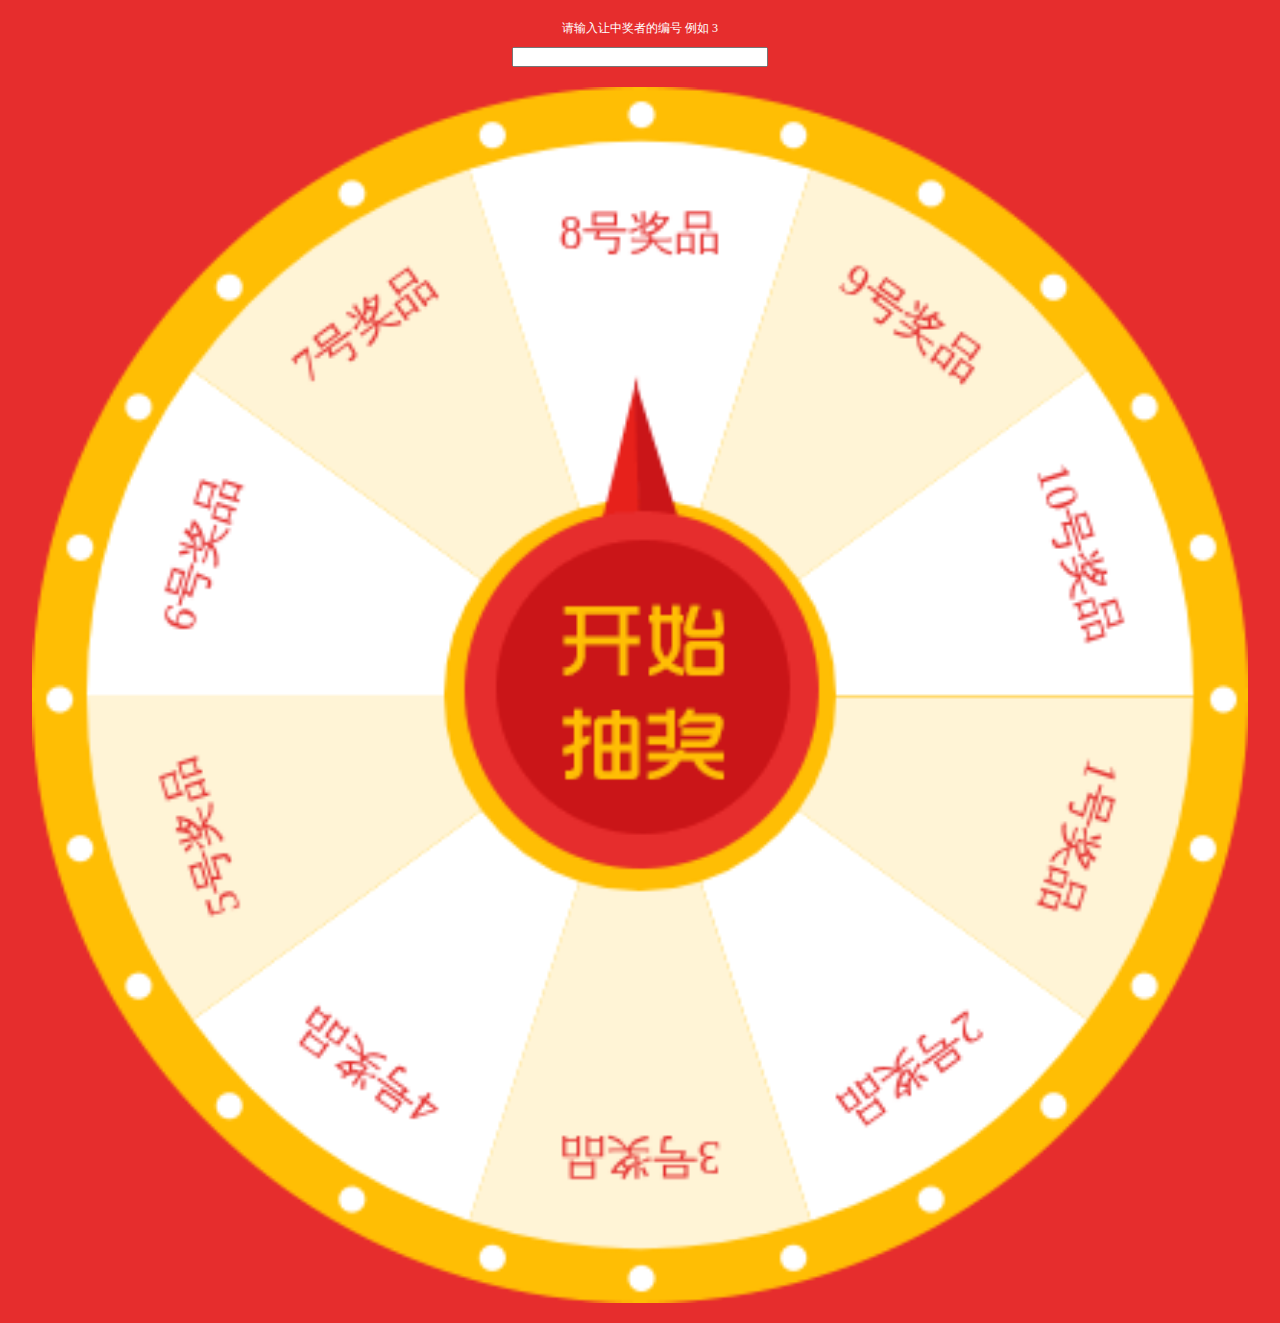
<file: Lottery/index.html>
<!DOCTYPE>
<html>
<head>
<meta http-equiv="Content-Type" content="text/html; charset=utf-8" />
<meta http-equiv="X-UA-Compatible" content="IE=edge">
<meta name="viewport" content="width=device-width, initial-scale=1.0">
<title>大转盘活动</title>
<link href="style.css" rel="stylesheet" type="text/css">
<script type="text/javascript" src="js/jquery-1.10.2.js"></script>
<script type="text/javascript" src="js/awardRotate.js"></script>
<script type="text/javascript">
var turnplate={
		restaraunts:[],				//大转盘奖品名称
		colors:[],					//大转盘奖品区块对应背景颜色
		outsideRadius:192,			//大转盘外圆的半径
		textRadius:155,				//大转盘奖品位置距离圆心的距离
		insideRadius:68,			//大转盘内圆的半径
		startAngle:0,				//开始角度
		
		bRotate:false				//false:停止;ture:旋转
};

$(document).ready(function(){
	//动态添加大转盘的奖品与奖品区域背景颜色
	//turnplate.restaraunts = ["50M免费流量包", "10闪币", "谢谢参与", "5闪币", "10M免费流量包", "20M免费流量包", "20闪币 ", "30M免费流量包", "100M免费流量包", "2闪币"];
	turnplate.restaraunts = ["1号奖品", "2号奖品", "3号奖品", "4号奖品", "5号奖品", "6号奖品", "7号奖品 ", "8号奖品", "9号奖品", "10号奖品"];
	turnplate.colors = ["#FFF4D6", "#FFFFFF", "#FFF4D6", "#FFFFFF","#FFF4D6", "#FFFFFF", "#FFF4D6", "#FFFFFF","#FFF4D6", "#FFFFFF"];

	
	var rotateTimeOut = function (){
		$('#wheelcanvas').rotate({
			angle:0,
			animateTo:2160,
			duration:8000,
			callback:function (){
				alert('网络超时，请检查您的网络设置！');
			}
		});
	};

	//旋转转盘 item:奖品位置; txt：提示语;
	var rotateFn = function (item, txt){
		var angles = item * (360 / turnplate.restaraunts.length) - (360 / (turnplate.restaraunts.length*2));
		if(angles<270){
			angles = 270 - angles; 
		}else{
			angles = 360 - angles + 270;
		}
		$('#wheelcanvas').stopRotate();
		$('#wheelcanvas').rotate({
			angle:0,
			animateTo:angles+1800,
			duration:8000,
			callback:function (){
				alert("恭喜您中了"+txt);
				turnplate.bRotate = !turnplate.bRotate;
			}
		});
	};

	$('.pointer').click(function (){
		var pc = $('#pc').val();
		if(!pc || pc>9) {
			alert("请输入有效中奖者编号 例如 7 ");
			return 
		}
		if(turnplate.bRotate){
			console.log(11);
			return;
		} 
		console.log(22);
		turnplate.bRotate = !turnplate.bRotate;
		//获取随机数(奖品个数范围内)
		var item = rnd(1,turnplate.restaraunts.length);
		item = pc;
		//奖品数量等于10,指针落在对应奖品区域的中心角度[252, 216, 180, 144, 108, 72, 36, 360, 324, 288]
		 rotateFn(item, turnplate.restaraunts[item-1]);
		/* switch (item) {
			case 1:
				rotateFn(252, turnplate.restaraunts[0]);
				break;
			case 2:
				rotateFn(216, turnplate.restaraunts[1]);
				break;
			case 3:
				rotateFn(180, turnplate.restaraunts[2]);
				break;
			case 4:
				rotateFn(144, turnplate.restaraunts[3]);
				break;
			case 5:
				rotateFn(108, turnplate.restaraunts[4]);
				break;
			case 6:
				rotateFn(72, turnplate.restaraunts[5]);
				break;
			case 7:
				rotateFn(36, turnplate.restaraunts[6]);
				break;
			case 8:
				rotateFn(360, turnplate.restaraunts[7]);
				break;
			case 9:
				rotateFn(324, turnplate.restaraunts[8]);
				break;
			case 10:
				rotateFn(288, turnplate.restaraunts[9]);
				break;
		} */
		console.log(item);
	});
});

function rnd(n, m){
	var random = Math.floor(Math.random()*(m-n+1)+n);
	return random;
	
}


//页面所有元素加载完毕后执行drawRouletteWheel()方法对转盘进行渲染
window.onload=function(){
	drawRouletteWheel();
};

function drawRouletteWheel() {    
  var canvas = document.getElementById("wheelcanvas");    
  if (canvas.getContext) {
	  //根据奖品个数计算圆周角度
	  var arc = Math.PI / (turnplate.restaraunts.length/2);
	  var ctx = canvas.getContext("2d");
	  //在给定矩形内清空一个矩形
	  ctx.clearRect(0,0,422,422);
	  //strokeStyle 属性设置或返回用于笔触的颜色、渐变或模式  
	  ctx.strokeStyle = "#FFBE04";
	  //font 属性设置或返回画布上文本内容的当前字体属性
	  ctx.font = '16px Microsoft YaHei';      
	  for(var i = 0; i < turnplate.restaraunts.length; i++) {       
		  var angle = turnplate.startAngle + i * arc;
		  ctx.fillStyle = turnplate.colors[i];
		  ctx.beginPath();
		  //arc(x,y,r,起始角,结束角,绘制方向) 方法创建弧/曲线（用于创建圆或部分圆）    
		  ctx.arc(211, 211, turnplate.outsideRadius, angle, angle + arc, false);    
		  ctx.arc(211, 211, turnplate.insideRadius, angle + arc, angle, true);
		  ctx.stroke();  
		  ctx.fill();
		  //锁画布(为了保存之前的画布状态)
		  ctx.save();   
		  
		  //----绘制奖品开始----
		  ctx.fillStyle = "#E5302F";
		  var text = turnplate.restaraunts[i];
		  var line_height = 17;
		  //translate方法重新映射画布上的 (0,0) 位置
		  ctx.translate(211 + Math.cos(angle + arc / 2) * turnplate.textRadius, 211 + Math.sin(angle + arc / 2) * turnplate.textRadius);
		  
		  //rotate方法旋转当前的绘图
		  ctx.rotate(angle + arc / 2 + Math.PI / 2);
		  
		  /** 下面代码根据奖品类型、奖品名称长度渲染不同效果，如字体、颜色、图片效果。(具体根据实际情况改变) **/
		  if(text.indexOf("M")>0){//流量包
			  var texts = text.split("M");
			  for(var j = 0; j<texts.length; j++){
				  ctx.font = j == 0?'bold 20px Microsoft YaHei':'16px Microsoft YaHei';
				  if(j == 0){
					  ctx.fillText(texts[j]+"M", -ctx.measureText(texts[j]+"M").width / 2, j * line_height);
				  }else{
					  ctx.fillText(texts[j], -ctx.measureText(texts[j]).width / 2, j * line_height);
				  }
			  }
		  }else if(text.indexOf("M") == -1 && text.length>6){//奖品名称长度超过一定范围 
			  text = text.substring(0,6)+"||"+text.substring(6);
			  var texts = text.split("||");
			  for(var j = 0; j<texts.length; j++){
				  ctx.fillText(texts[j], -ctx.measureText(texts[j]).width / 2, j * line_height);
			  }
		  }else{
			  //在画布上绘制填色的文本。文本的默认颜色是黑色
			  //measureText()方法返回包含一个对象，该对象包含以像素计的指定字体宽度
			  ctx.fillText(text, -ctx.measureText(text).width / 2, 0);
		  }
		  
		  //添加对应图标
		  if(text.indexOf("闪币")>0){
			  var img= document.getElementById("shan-img");
			  img.onload=function(){  
				  ctx.drawImage(img,-15,10);      
			  }; 
			  ctx.drawImage(img,-15,10);  
		  }else if(text.indexOf("谢谢参与")>=0){
			  var img= document.getElementById("sorry-img");
			  img.onload=function(){  
				  ctx.drawImage(img,-15,10);      
			  };  
			  ctx.drawImage(img,-15,10);  
		  }
		  //把当前画布返回（调整）到上一个save()状态之前 
		  ctx.restore();
		  //----绘制奖品结束----
	  }     
  } 
}

</script>
</head>
<body style="background:#e62d2d;overflow-x:hidden;">
<div style="width:100%;margin:0 auto;text-align:center;margin-top:20px;color:#fff;">请输入让中奖者的编号 例如 3</div>
<input id="pc" style="width:20%;display:block;margin:0 auto; margin-top:10px; margin-bottom:20px;">
<img src="images/1.png" id="shan-img" style="display:none;" />
<img src="images/2.png" id="sorry-img" style="display:none;" />
<div class="banner">
<div class="turnplate" style="background-image:url(images/turnplate-bg.png);background-size:100% 100%;">
<canvas class="item" id="wheelcanvas" width="422px" height="422px"></canvas>
<img class="pointer" src="images/turnplate-pointer.png" />
</div>
</div>
</body>
</html>
</file>
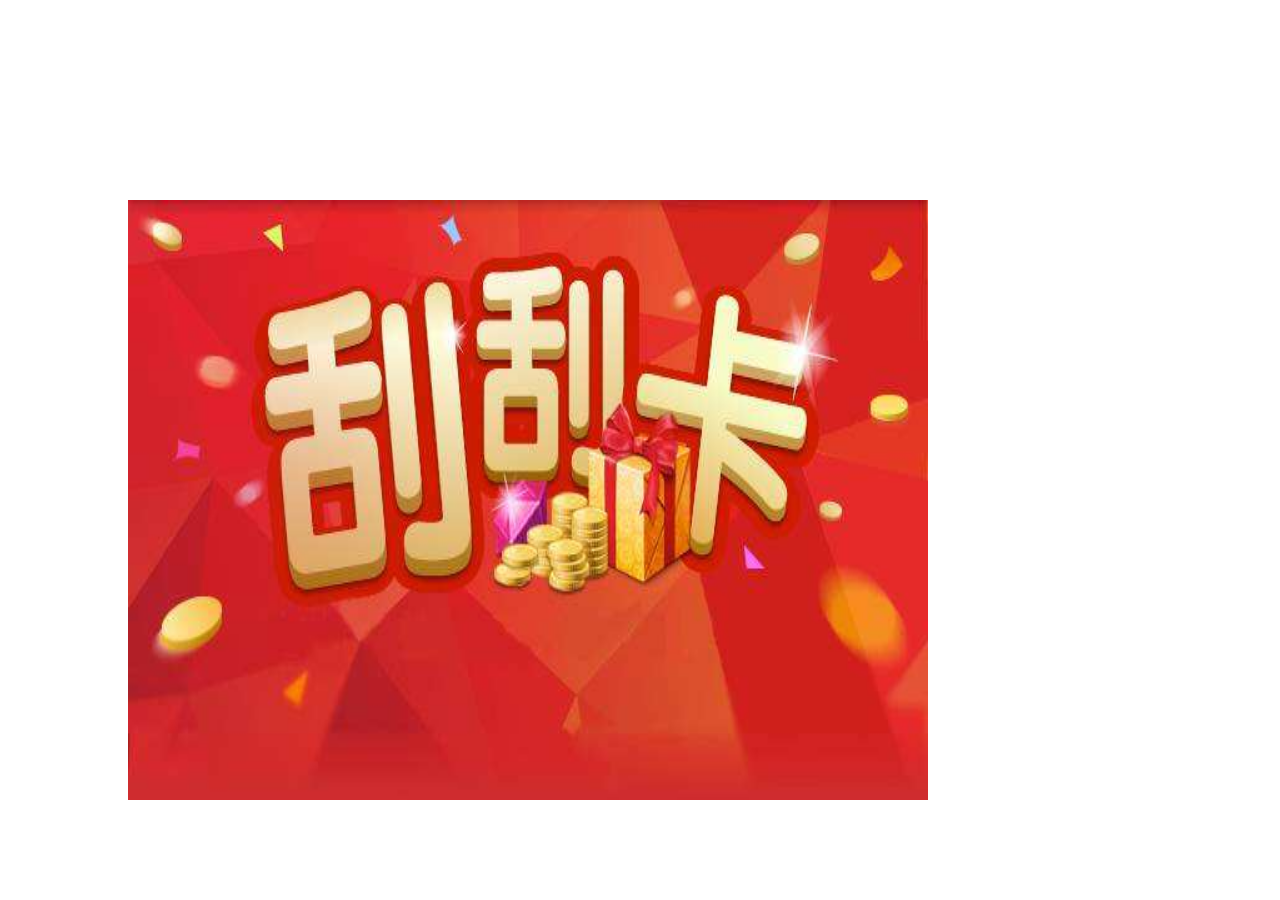
<file: H5/guaguale/index.html>
<!DOCTYPE html>
<html lang="en">
<head>
    <meta charset="UTF-8">
    <title>抽奖亲测有效</title>
    <style>
        *{
            margin: 0;padding: 0;
        }
        img{
            width:600px;height:500px;
        }
        #img{
            position: absolute;top:200px;left:10%;
        }
        #canvas{
            position: absolute;top:200px;left:10%;
        }
        #canvas1{
            position: absolute;top:710px;left:110px;
        }
    </style>
</head>
<body>
<div>
	<img id="img" src="" alt="">
    <canvas id="canvas" width = "800" height="600"></canvas>
</div>
<script src="Scratch.js"></script>
<script>
    var scratch = new Scratch("canvas",{ //第一个参数是canvas的id,,其他都可传可不传
        width : 800,//画布的宽度，，不传为默认宽度
        height: 600,//画布的高度，，不传为默认宽度
        top : 0,//画布的高度偏移量。。不传为默认距离body的高度
        left : 0,//画布的宽度偏移量。。不传为默认距离body的宽度
        color: "red",//画布的颜色
        url : "2222.jpeg",//上传图片路径，如果上传，则color无效
        handWidth : 50,//画布的手势宽度
        percent : 0.5,//完成百分比，，默认 百分之50
        time : 20,//达到完成条件，弹出success 时间 默认200ms
        autoClick : true,// true 达成条件 canvas全部透明，，false 不全部透明 ，可在回调函数里面自行关闭
        success : function(){//完成百分比之后回调函数，
            console.log("完成了")
        }
    })
    scratch.init()//必须执行一次初始化
    // scratch.initCanvas() //还原画布

    setTimeout(function(){
        document.getElementById('img').src='111.jpeg'
    },100)

</script>
</body>

</html>
</file>
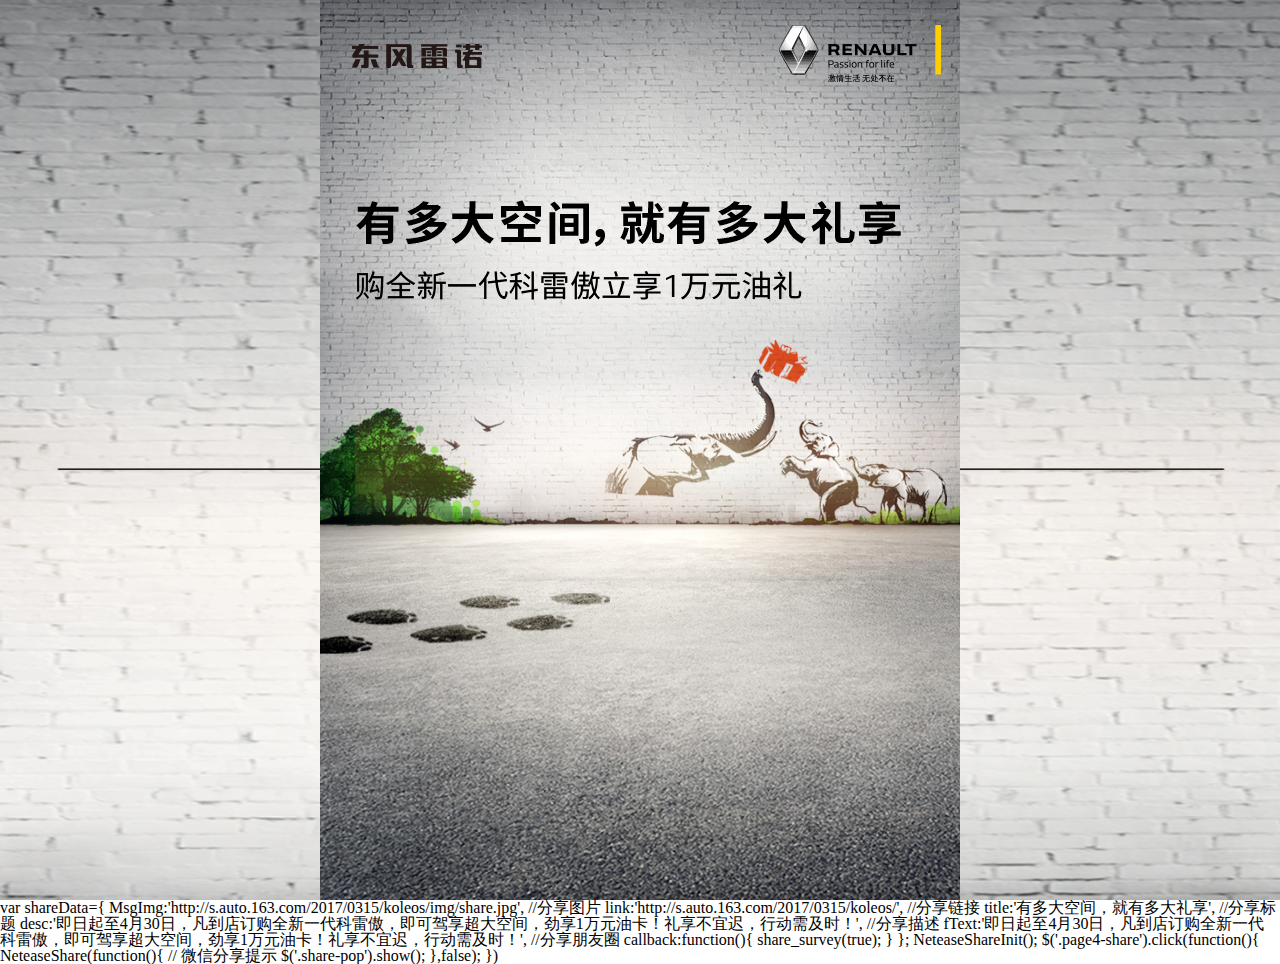
<file: H5/koleos/index.html>
<!DOCTYPE html>
<html lang="en">
<head>
	<meta charset="UTF-8">
	<meta name="viewport" content="width=640,user-scalable=no"/>  
	<meta name="keywords" content="科雷傲、东风雷诺_网易活动 ">
    <meta name="description" content="超大舒享空间、创新人性科技、大气精致设计。即日起至4月30日，凡到店订购全新一代科雷傲，即可驾享超大空间，劲享1万元油卡！礼享不宜迟，行动需及时！">
    <meta name="apple-mobile-web-app-capable" content="yes">
    <meta name="apple-mobile-web-app-status-bar-style" content="black">
    <meta name="format-detection" content="telephone=no">
    <meta name="format-detection" content="email=no" />
	<title>有多大空间，就有多大礼享</title>
	<link rel="stylesheet" href="css/styleReset.css">
	<link rel="stylesheet" href="css/swiper.3.1.7.min.css">
    <link rel="stylesheet" href="http://go.163.com/2015/public/common/loading/loading.css">
	<link rel="stylesheet" href="css/index.css?a=92">
	<script src="js/zepto.min.js"></script>
	<script src="js/loading.js"></script>
	<script src="js/motion.js"></script>
	<script src="js/css3d.min.js"></script>
	<script src="js/orienter.js"></script>
	<script src="js/swiper.3.1.7.min.js"></script>
	<script src="http://res.wx.qq.com/open/js/jweixin-1.0.0.js"></script>
	<script src="shop1.js?1"></script>
</head>
<body>
	<!--loading-->
	<div class="netease-loader">
	    <img src="img/loading.gif" alt="">
	</div>
	<!-- main -->
	<div class="main">
		
		<div class="page1">
			<img src="img/page1-logo.png" alt="" class="logo">
			<div class="film" id="film"></div>
			<div class="page1-an">
				<img src="img/frame/an4.png?dsdsd" alt="" class="an4">
				<img src="img/frame/an3.png" alt="" class="an3">
				<img src="img/frame/an2.png" alt="" class="an2">
				<img src="img/frame/an1.png" alt="" class="an1">
			</div>
			<!-- <video id="audio" class="audio" poster="img/page2-bg.jpg" src="https://flv.bn.netease.com/videolib3/1703/13/sQMkK9226/HD/sQMkK9226-mobile.mp4"  width="640" height="1030"  webkit-playsinline="true" ></video> -->

		</div>

		<div class="page2">
			<audio id="sound"  loop="loop" preload="auto" src="an.mp3" >
			</audio>
				<img src="img/tips5.png" alt="" class="tips1">

				<div class="stage" id="stage"></div>
			</div>
		<div class="page3">

			<img src="img/page1-logo.png" alt="" class="logo">
			<img src="img/page2-car.png" alt="" class="car">
			<img src="img/page2-btn1.png" alt="" class="page2-btn1">			
			<img src="img/page2-btn2.png" alt="" class="page2-btn2">
			<img src="img/page2-btn3.png" alt="" class="page2-btn3">
			<img src="img/page2-into.png" alt="" class="page2-into">

		</div>

		<div class="page4">

			<img src="img/page4-share.png" alt="" class="page4-share">
			<img src="img/page4-back.png" alt="" class="page4-back">
			<div class="swiper-container">
				<div class="swiper-wrapper">
					<div class="swiper-slide"><img src="img/lunbo/pic1.png" alt=""></div>
					<div class="swiper-slide"><img src="img/lunbo/pic2.png" alt=""></div>
					<div class="swiper-slide"><img src="img/lunbo/pic3.png" alt=""></div>
					<div class="swiper-slide"><img src="img/lunbo/pic4.png" alt=""></div>
					<div class="swiper-slide"><img src="img/lunbo/pic5.png" alt=""></div>
					<div class="swiper-slide"><img src="img/lunbo/pic6.png" alt=""></div>
					<div class="swiper-slide"><img src="img/lunbo/pic7.png" alt=""></div>
					<div class="swiper-slide"><img src="img/lunbo/pic8.png" alt=""></div>
					<div class="swiper-slide"><img src="img/lunbo/pic9.png" alt=""></div>
					<div class="swiper-slide"><img src="img/lunbo/pic10.png" alt=""></div>
					<div class="swiper-slide"><img src="img/lunbo/pic11.png" alt=""></div>
				</div>
			  	<div class="swiper-pagination"></div>
			</div>
			
		</div>
		
		<div class="page5">

			<img class="page5-bg" src="img/page3-bg.jpg" alt="">
			<img src="img/page4-back.png" alt="" class="page5-back">
			<input type="text" class="name" id="name">
			<div class="sex" data-sex="1">
				<img class="man" src="img/radio-tt.png" alt="">
				<span class="man">先生</span>
				<img class="woman" src="img/radio-ff.png" alt="">
				<span class="woman">女士</span>
			</div>

			<input type="text" class="phone" id="phone">
			
			<div class="city">
				<select name="" id="province" class="province">
					<option value="">省份</option>
				</select>
				<select name="" id="city" class="city-1">
					<option value="">城市</option>
				</select>
				<img class="sanjiao1" src="img/sanjiao.png" alt="">
				<img class="sanjiao2" src="img/sanjiao.png" alt="">
			</div>
			
			<select name="" id="dealer" class="dealer">
				<option value="">请选择经销商</option>
			</select>
			<img class="sanjiao3" src="img/sanjiao.png" alt="">
			<img class="sanjiao4" src="img/sanjiao.png" alt="">
			<img class="sanjiao5" src="img/sanjiao.png" alt="">
			<select name="" id="carType" class="carType">
				<option value="全新科雷傲|###|XZJ">全新科雷傲</option>
				<option value="科雷嘉|###|XZH">科雷嘉</option>
				<option value="卡缤|###|J87">卡缤</option>
			</select>
			<select name="" id="buyTime" class="buyTime">
				<option value="未知|###|0">未知</option>
				<option value="1个月内|###|1">1个月内</option>
				<option value="1-3个月内|###|2">1-3个月内</option>
				<option value="半年内|###|3">半年内</option>
				<option value="一年内|###|4">一年内</option>
				<option value="拒答|###|5">拒答</option>
				<option value="一年以上|###|6">一年以上</option>
			</select>
			<img src="img/page3-true.png" alt="" class="page3-true">
			<img src="img/page3-submit.png" alt="" class="page3-submit">
			<img src="img/page3-re.png" alt="" class="page3-re">
		</div>
		<div class="share-pop">
			<div class="bg"></div>
			<img src="img/share1.png" alt="">
		</div>
	</div>
    <script src="http://go.163.com/2015/public/common/js/common.min.js"></script>
	<script src="js/index.js?a=93"></script>
	<script src="js/css3d.js?a=92"></script>
	<script>
		<script src="http://go.163.com/2015/public/team/kongdejian/share.js"></script>
    var shareData={
        MsgImg:'http://s.auto.163.com/2017/0315/koleos/img/share.jpg',  //分享图片
        link:'http://s.auto.163.com/2017/0315/koleos/',    //分享链接
        title:'有多大空间，就有多大礼享',   //分享标题
        desc:'即日起至4月30日，凡到店订购全新一代科雷傲，即可驾享超大空间，劲享1万元油卡！礼享不宜迟，行动需及时！',    //分享描述
        fText:'即日起至4月30日，凡到店订购全新一代科雷傲，即可驾享超大空间，劲享1万元油卡！礼享不宜迟，行动需及时！',    //分享朋友圈
        callback:function(){
            share_survey(true);
        }
    };
    NeteaseShareInit();
    $('.page4-share').click(function(){
    	 NeteaseShare(function(){
            // 微信分享提示
            $('.share-pop').show();
        },false);
    })
</script>
</body>
</html>
</file>
<file: Lottery/style.css>
body,ul,ol,li,p,h1,h2,h3,h4,h5,h6,form,fieldset,table,td,img,div{margin:0;padding:0;border:0}body{color:#333;font-size:12px;font-family:microsoft yahei}ul,ol{list-style-type:none}select,input,img,select{vertical-align:middle}input{font-size:12px}a{text-decoration:none;color:#000}a:hover{color:#c00;text-decoration:none}.clear{clear:both}.banner{display:block;width:95%;margin-left:auto;margin-right:auto;margin-bottom:20px}.banner .turnplate{display:block;width:100%;position:relative}.banner .turnplate canvas.item{width:100%}.banner .turnplate img.pointer{position:absolute;width:31.5%;height:42.5%;left:34.6%;top:23%}
</file>
<file: H5/koleos/css/index.css>
@charset "UTF-8";
html, body {
  height: 100%;
}

select {
  outline: none;
  -webkit-appearance: none;
}

.main {
  width: 640px;
  height: 100%;
  margin: auto;
  position: relative;
  overflow: hidden;
}

.page1 {
  position: absolute;
  top: 0;
  left: 0;
  width: 100%;
  height: 100%;
  z-index: 100;
  background-color: #000;
  background-image: url("../img/page1-bg.jpg");
  background-repeat: no-repeat;
  background-size: 100% 100%;
}

.page1 .logo {
  position: absolute;
  top: 25px;
  left: 32px;
}

.page1 .film {
  position: absolute;
  width: 100%;
  height: 100%;
  z-index: 100;
}

.page1 .film img {
  width: 100%;
  height: 100%;
}

.page1 .page1-an {
  display: none;
  position: absolute;
  top: 0;
  left: 0;
  width: 1640px;
  height: 100%;
  background-image: url("../img/frame/an-bg.jpg");
  background-repeat: no-repeat;
  background-size: 100% 100%;
  z-index: 100;
  -webkit-transform-origin: top left;
          transform-origin: top left;
}

.page1 .page1-an .an1 {
  opacity: 0;
  width: 1640px;
  height: 100%;
  position: absolute;
  top: 0;
  left: 0;
  -webkit-transform-origin: 0 0;
          transform-origin: 0 0;
}

.page1 .page1-an .an3 {
  width: 1640px;
  height: 100%;
  position: absolute;
  top: 0;
  left: 0;
  -webkit-transform-origin: 200px 0;
          transform-origin: 200px 0;
}

.page1 .page1-an .an4 {
  width: 1640px;
  height: 100%;
  position: absolute;
  top: 0;
  left: 0;
  -webkit-transform-origin: 200px 0;
          transform-origin: 200px 0;
}

.page1 .page1-an .an2 {
  width: 1640px;
  height: 100%;
  position: absolute;
  top: 0;
  left: 0;
  -webkit-transform-origin: 200px 0;
          transform-origin: 200px 0;
}

.page2 {
  position: absolute;
  top: 0;
  left: 0;
  width: 100%;
  height: 100%;
  background-color: #323c23;
}

.page2 .stage {
  width: 100%;
  height: 100%;
}

.page2 .tips1 {
  position: absolute;
  top: 242px;
  left: 90px;
  z-index: 20;
  width: 480px;
  height: 110px;
}

.page2 .tips2 {
  position: absolute;
  top: 521px;
  width: 640px;
  height: 300px;
  z-index: 10;
  opacity: 0.5;
}

.page3 {
  display: none;
  position: absolute;
  top: 0;
  left: 0;
  width: 100%;
  height: 100%;
  background-image: url("../img/page2-bg.jpg");
  background-repeat: no-repeat;
  background-size: 100% 100%;
}

.page3 .logo {
  position: absolute;
  top: 25px;
  left: 32px;
}

.page3 .car {
  position: absolute;
  top: 518px;
  left: 34px;
}

.page3 .page2-btn1 {
  position: absolute;
  top: 337px;
  left: 35px;
}

.page3 .page2-btn2 {
  position: absolute;
  top: 830px;
  left: 469px;
}

.page3 .page2-btn3 {
  position: absolute;
  top: 900px;
  left: 449px;
}

.page3 .page2-into {
  position: absolute;
  top: 850px;
  left: 41px;
}

.page4 {
  display: none;
  position: absolute;
  top: 0;
  left: 0;
  width: 100%;
  height: 100%;
  background-image: url("../img/page4-bg1.jpg");
  background-repeat: no-repeat;
  background-size: 100% 100%;
}

.page4 .page4-share {
  z-index: 100;
  position: absolute;
  top: 728px;
  left: 490px;
}

.page4 .page4-back {
  z-index: 100;
  position: absolute;
  top: 800px;
  left: 510px;
}

.page5 {
  position: absolute;
  top: 0;
  left: 0;
  display: none;
  width: 100%;
  height: 100%;
}

.page5 .page5-back {
  z-index: 100;
  position: absolute;
  top: 800px;
  left: 510px;
}

.page5 .page5-bg {
  position: absolute;
  top: 0;
  left: 0;
  width: 100%;
  height: 100%;
}

.page5 .page3-submit {
  position: absolute;
  top: 690px;
  left: 106px;
}

.page5 .page3-re {
  position: absolute;
  top: 690px;
  left: 357px;
}

.page5 .name {
  box-sizing: border-box;
  padding-left: 10px;
  font-size: 20px;
  border: 2px solid #767573;
  position: absolute;
  top: 166px;
  left: 173px;
  width: 417px;
  height: 49px;
  background-color: #e0dddb;
}

.page5 .sex {
  box-sizing: border-box;
  position: absolute;
  top: 234px;
  left: 173px;
  width: 417px;
  height: 49px;
}

.page5 .sex img {
  display: inline;
  vertical-align: -webkit-baseline-middle;
}

.page5 .sex span {
  position: relative;
  top: 9px;
  display: inline;
  margin-right: 15px;
  font-family: '微软雅黑';
  font-size: 26px;
}

.page5 .phone {
  box-sizing: border-box;
  padding-left: 10px;
  font-size: 20px;
  border: 2px solid #767573;
  position: absolute;
  top: 303px;
  left: 173px;
  width: 417px;
  height: 49px;
  background-color: #e0dddb;
}

.page5 .city {
  position: absolute;
  top: 374px;
  left: 173px;
  width: 417px;
  height: 49px;
}

.page5 .city .province {
  box-sizing: border-box;
  width: 197px;
  height: 51px;
  padding-left: 5px;
  margin-right: 15px;
  border: 2px solid #767573;
  background-color: #e7e4e2;
  font-family: '微软雅黑';
  font-size: 19px;
}

.page5 .city .city-1 {
  box-sizing: border-box;
  width: 197px;
  height: 51px;
  padding-left: 5px;
  border: 2px solid #767573;
  background-color: #e7e4e2;
  font-family: '微软雅黑';
  font-size: 19px;
}

.page5 .dealer {
  padding-left: 5px;
  border: 2px solid #767573;
  position: absolute;
  top: 443px;
  left: 173px;
  width: 417px;
  height: 49px;
  background-color: #e7e4e2;
  font-family: '微软雅黑';
  font-size: 19px;
}

.page5 .carType {
  padding-left: 5px;
  border: 2px solid #767573;
  position: absolute;
  top: 507px;
  left: 173px;
  width: 417px;
  height: 49px;
  background-color: #e7e4e2;
  font-family: '微软雅黑';
  font-size: 19px;
}

.page5 .buyTime {
  padding-left: 5px;
  border: 2px solid #767573;
  position: absolute;
  top: 576px;
  left: 173px;
  width: 367px;
  height: 49px;
  background-color: #e7e4e2;
  margin-left: 50px;
  font-family: '微软雅黑';
  font-size: 19px;
}

.page5 .page3-true {
  position: absolute;
  top: 650px;
  left: 180px;
}

.page5 .sanjiao1 {
  position: absolute;
  top: 7px;
  left: 165px;
}

.page5 .sanjiao2 {
  position: absolute;
  top: 7px;
  left: 381px;
}

.page5 .sanjiao3 {
  position: absolute;
  top: 452px;
  left: 556px;
}

.page5 .sanjiao4 {
  position: absolute;
  top: 513px;
  left: 556px;
  z-index: 10;
}

.page5 .sanjiao5 {
  position: absolute;
  top: 582px;
  left: 556px;
  z-index: 10;
}

.share-pop {
  display: none;
  position: absolute;
  top: 0;
  left: 0;
  width: 100%;
  height: 100%;
  z-index: 10000;
}

.share-pop .bg {
  position: absolute;
  width: 100%;
  height: 100%;
  background-color: #000;
  opacity: 0.5;
}

.share-pop img {
  position: absolute;
  top: 78px;
  left: 80px;
  z-index: 10;
}

.swiper-container {
  width: 100%;
  height: 100%;
}

.swiper-pagination {
  top: 186px;
  right: 10px;
}

.swiper-pagination .swiper-pagination-bullet {
  width: 12px;
  height: 12px;
  border: 1px solid #424140;
  background: none;
}

.swiper-pagination .swiper-pagination-bullet-active {
  position: relative;
  right: 3px;
  width: 19px;
  height: 19px;
  background-color: #ffce00;
  border: none;
}

.swiper-container-horizontal > .swiper-pagination .swiper-pagination-bullet {
  display: block;
  margin-left: 611px;
  margin-bottom: 8px;
}

.netease-loader img {
  position: absolute;
  width: 100%;
  height: 100%;
}

.inBig {
  -webkit-animation: inBig 4s forwards;
          animation: inBig 4s forwards;
}

.inBigSm {
  -webkit-animation: inBigSm 4s forwards;
          animation: inBigSm 4s forwards;
}

.moveLeft {
  -webkit-animation: moveLeft 2s  linear forwards;
          animation: moveLeft 2s  linear forwards;
}

.hide1 {
  -webkit-animation: hide1 4s forwards;
          animation: hide1 4s forwards;
}

.hide {
  -webkit-animation: hide 4s forwards;
          animation: hide 4s forwards;
}

.show {
  -webkit-animation: show 2s forwards;
          animation: show 2s forwards;
}

@-webkit-keyframes hide1 {
  0% {
    opacity: 1;
    -webkit-transform: scale(1);
            transform: scale(1);
  }
  50% {
    opacity: 1;
    -webkit-transform: scale(1.2);
            transform: scale(1.2);
  }
  100% {
    opacity: 0;
    -webkit-transform: scale(1.2);
            transform: scale(1.2);
  }
}

@keyframes hide1 {
  0% {
    opacity: 1;
    -webkit-transform: scale(1);
            transform: scale(1);
  }
  50% {
    opacity: 1;
    -webkit-transform: scale(1.2);
            transform: scale(1.2);
  }
  100% {
    opacity: 0;
    -webkit-transform: scale(1.2);
            transform: scale(1.2);
  }
}

@-webkit-keyframes hide {
  0% {
    opacity: 1;
  }
  100% {
    opacity: 0;
  }
}

@keyframes hide {
  0% {
    opacity: 1;
  }
  100% {
    opacity: 0;
  }
}

@-webkit-keyframes show {
  0% {
    opacity: 0;
    -webkit-transform: scale(1);
            transform: scale(1);
  }
  100% {
    opacity: 1;
    -webkit-transform: scale(1.2) translateX(-50px);
            transform: scale(1.2) translateX(-50px);
  }
}

@keyframes show {
  0% {
    opacity: 0;
    -webkit-transform: scale(1);
            transform: scale(1);
  }
  100% {
    opacity: 1;
    -webkit-transform: scale(1.2) translateX(-50px);
            transform: scale(1.2) translateX(-50px);
  }
}

@-webkit-keyframes inBig {
  0% {
    -webkit-transform: scale(1);
            transform: scale(1);
  }
  50% {
    -webkit-transform: scale(2.2);
            transform: scale(2.2);
    opacity: 1;
  }
  60% {
    -webkit-transform: scale(2.2);
            transform: scale(2.2);
    opacity: 0;
  }
  100% {
    opacity: 0;
    -webkit-transform: scale(2.2);
            transform: scale(2.2);
  }
}

@keyframes inBig {
  0% {
    -webkit-transform: scale(1);
            transform: scale(1);
  }
  50% {
    -webkit-transform: scale(2.2);
            transform: scale(2.2);
    opacity: 1;
  }
  60% {
    -webkit-transform: scale(2.2);
            transform: scale(2.2);
    opacity: 0;
  }
  100% {
    opacity: 0;
    -webkit-transform: scale(2.2);
            transform: scale(2.2);
  }
}

@-webkit-keyframes inBigSm {
  0% {
    -webkit-transform: scale(1);
            transform: scale(1);
  }
  50% {
    -webkit-transform: scale(1.1);
            transform: scale(1.1);
  }
  100% {
    -webkit-transform: scale(1.1);
            transform: scale(1.1);
  }
}

@keyframes inBigSm {
  0% {
    -webkit-transform: scale(1);
            transform: scale(1);
  }
  50% {
    -webkit-transform: scale(1.1);
            transform: scale(1.1);
  }
  100% {
    -webkit-transform: scale(1.1);
            transform: scale(1.1);
  }
}

@-webkit-keyframes moveLeft {
  0% {
    -webkit-transform: translateX(0%);
            transform: translateX(0%);
  }
  100% {
    -webkit-transform: translateX(-50%);
            transform: translateX(-50%);
  }
}

@keyframes moveLeft {
  0% {
    -webkit-transform: translateX(0%);
            transform: translateX(0%);
  }
  100% {
    -webkit-transform: translateX(-50%);
            transform: translateX(-50%);
  }
}

/*# sourceMappingURL=[data-uri] */
</file>
<file: H5/koleos/css/styleReset.css>
/****************************css reset*******************************/
html, body, div, span, applet, object, iframe,
h1, h2, h3, h4, h5, h6, p, blockquote, pre,
a, abbr, acronym, address, big, cite, code,
del, dfn, em, img, ins, kbd, q, s, samp,
small, strike, strong, sub, sup, tt, var,
b, u, i, center,
dl, dt, dd, ol, ul, li,
fieldset, form, label, legend,
table, caption, tbody, tfoot, thead, tr, th, td,
article, aside, canvas, details, embed, 
figure, figcaption, footer, header, hgroup, 
menu, nav, output, ruby, section, summary,
time, mark, audio, video ,select{
  margin: 0;
  padding: 0;
  border: 0;
  font-size: 100%;
  font: inherit;
  vertical-align: baseline;
}
/* HTML5 display-role reset for older browsers */
article, aside, details, figcaption, figure, 
footer, header, hgroup, menu, nav, section {
  display: block;
}
body {
  line-height: 1;
}
ol, ul ,li{
  list-style: none;
}
blockquote, q {
  quotes: none;
}
blockquote:before, blockquote:after,
q:before, q:after {
  content: '';
  content: none;
}
table {
  border-collapse: collapse;
  border-spacing: 0;
}
img {
  display: block;
  border: none;
  vertical-align: top; 
}
input{
  margin: 0;
  padding: 0;
  border:none;
  outline: none;
}
a:link,a:visited,a:hover,a:active{
  text-decoration:none;
}
</file>
